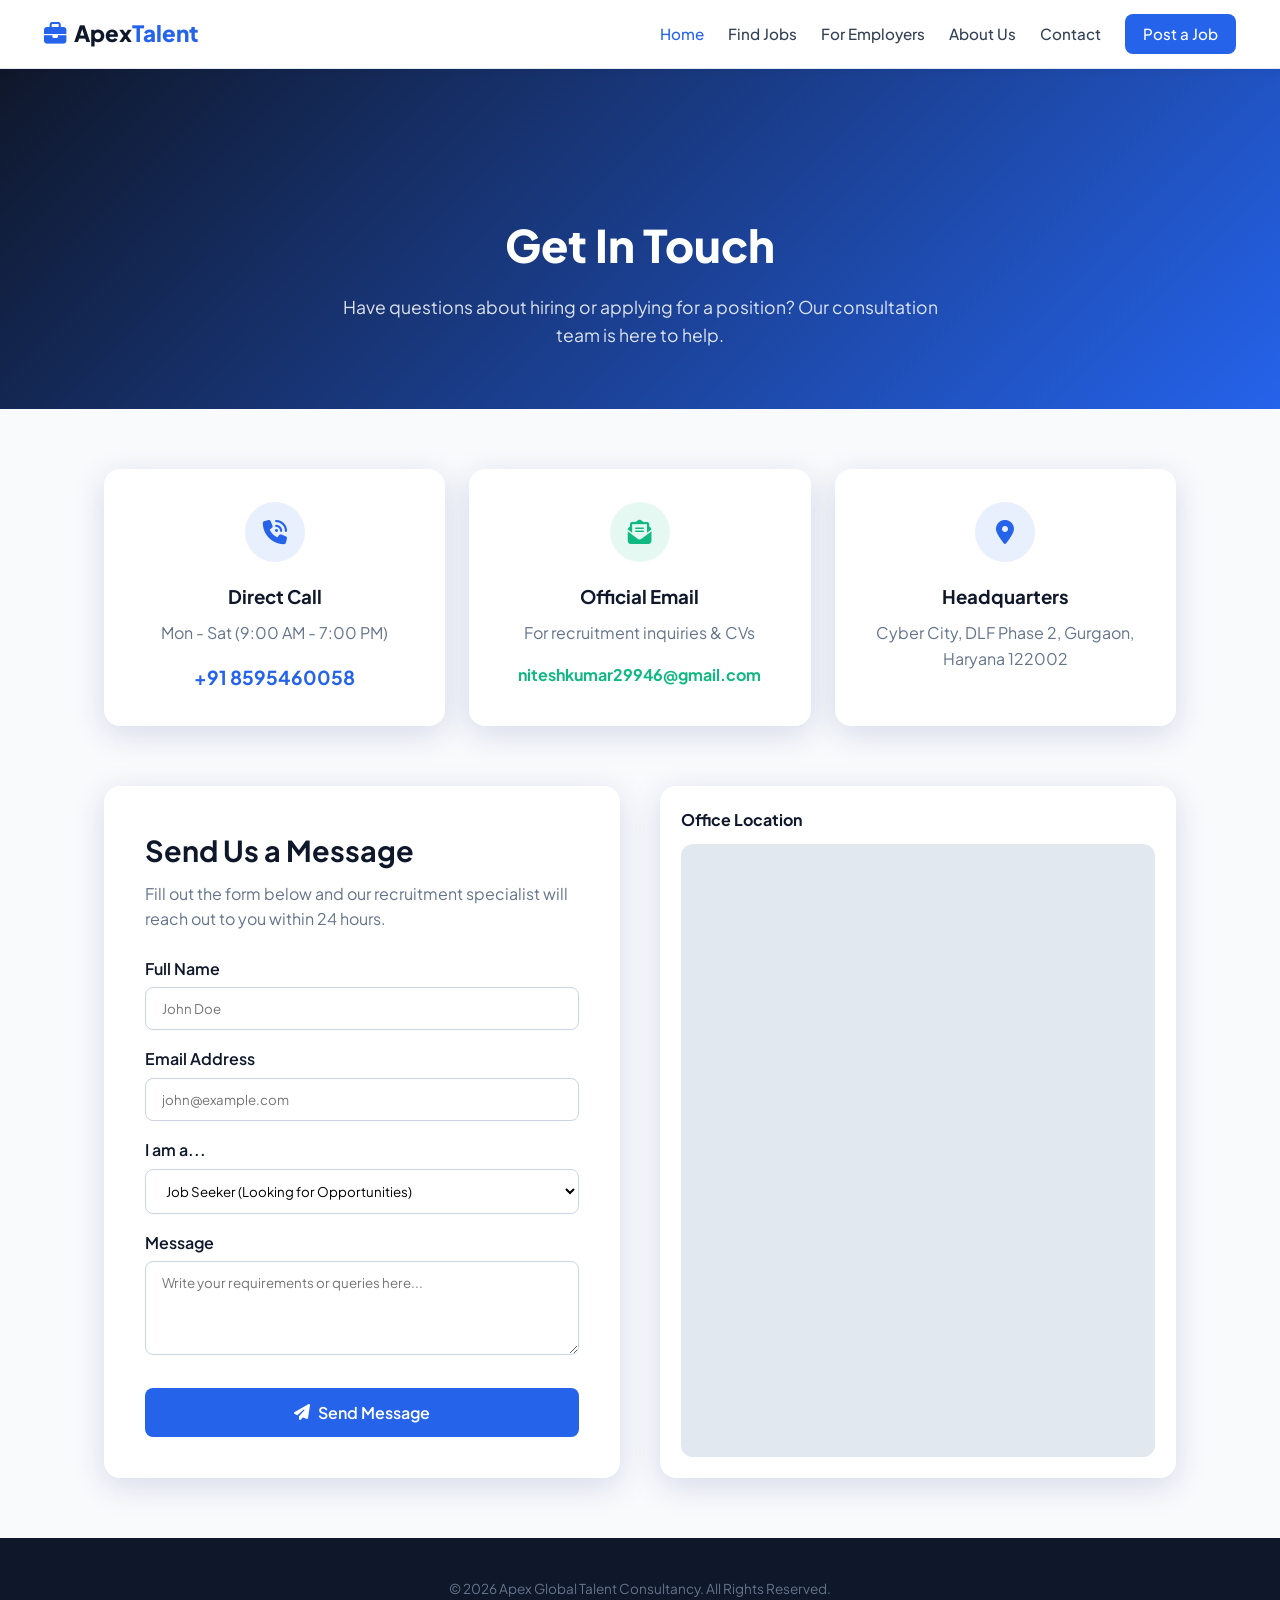
<file: contact.html>
<!DOCTYPE html>
<html lang="en">
<head>
  <meta charset="UTF-8">
  <meta name="viewport" content="width=device-width, initial-scale=1.0">
  <title>Contact Us | Apex Global Talent</title>
    <link rel="icon" type="image/png" href="logo.png">
  <link rel="stylesheet" href="https://cdnjs.cloudflare.com/ajax/libs/font-awesome/6.4.0/css/all.min.css">
  <link rel="stylesheet" href="style.css">
</head>
<body style="background-color: #f8fafc;">

  <!-- Navbar -->
  <header class="site-header">
  <div class="nav-container">
    
    <!-- Logo -->
    <a href="index.html" class="brand-logo">
      <i class="fa-solid fa-briefcase"></i>
      <span>Apex<span class="highlight">Talent</span></span>
    </a>

    <!-- Mobile Hamburger Icon -->
    <button class="mobile-toggle" id="mobileToggleBtn" aria-label="Toggle menu">
      <i class="fa-solid fa-bars"></i>
    </button>

    <!-- Links -->
    <div class="nav-links" id="navLinksMenu">
      <a href="index.html" class="nav-link active">Home</a>
      <a href="jobs.html" class="nav-link">Find Jobs</a>
      <a href="employers.html" class="nav-link">For Employers</a>
      <a href="about.html" class="nav-link">About Us</a>
      <a href="contact.html" class="nav-link">Contact</a>
      <a href="contact.html" class="nav-btn">Post a Job</a>
    </div>

  </div>
</header>

  <!-- Page Header -->
  <header style="background: linear-gradient(135deg, var(--primary-navy) 0%, var(--accent-blue) 100%); padding: 140px 5% 60px; color: #fff; text-align: center;">
    <h1 style="font-size: 2.8rem; font-weight: 800; margin-bottom: 12px;">Get In Touch</h1>
    <p style="color: rgba(255,255,255,0.85); font-size: 1.1rem; max-width: 600px; margin: 0 auto;">Have questions about hiring or applying for a position? Our consultation team is here to help.</p>
  </header>

  <!-- Contact Cards & Form Container -->
  <main style="max-width: 1200px; margin: 60px auto; padding: 0 5%;">
    
    <!-- Top Direct Info Cards -->
    <div style="display: grid; grid-template-columns: repeat(auto-fit, minmax(280px, 1fr)); gap: 24px; margin-bottom: 60px;">
      
      <!-- Phone Card -->
      <div class="glass-card" style="padding: 32px; text-align: center; background: #fff;">
        <div style="width: 60px; height: 60px; background: rgba(37,99,235,0.1); color: var(--accent-blue); display: flex; align-items: center; justify-content: center; border-radius: 50%; font-size: 1.5rem; margin: 0 auto 20px;">
          <i class="fa-solid fa-phone-volume"></i>
        </div>
        <h3 style="color: var(--primary-navy); margin-bottom: 8px;">Direct Call</h3>
        <p style="color: var(--text-muted); margin-bottom: 16px;">Mon - Sat (9:00 AM - 7:00 PM)</p>
        <a href="tel:8595460058" style="font-size: 1.2rem; font-weight: 700; color: var(--accent-blue); text-decoration: none;">+91 8595460058</a>
      </div>

      <!-- Email Card -->
      <div class="glass-card" style="padding: 32px; text-align: center; background: #fff;">
        <div style="width: 60px; height: 60px; background: rgba(16,185,129,0.1); color: var(--accent-emerald); display: flex; align-items: center; justify-content: center; border-radius: 50%; font-size: 1.5rem; margin: 0 auto 20px;">
          <i class="fa-solid fa-envelope-open-text"></i>
        </div>
        <h3 style="color: var(--primary-navy); margin-bottom: 8px;">Official Email</h3>
        <p style="color: var(--text-muted); margin-bottom: 16px;">For recruitment inquiries & CVs</p>
        <a href="mailto:niteshkumar29946@gmail.com" style="font-size: 1rem; font-weight: 700; color: var(--accent-emerald); text-decoration: none;">niteshkumar29946@gmail.com</a>
      </div>

      <!-- Location Card -->
      <div class="glass-card" style="padding: 32px; text-align: center; background: #fff;">
        <div style="width: 60px; height: 60px; background: rgba(37,99,235,0.1); color: var(--accent-blue); display: flex; align-items: center; justify-content: center; border-radius: 50%; font-size: 1.5rem; margin: 0 auto 20px;">
          <i class="fa-solid fa-location-dot"></i>
        </div>
        <h3 style="color: var(--primary-navy); margin-bottom: 8px;">Headquarters</h3>
        <p style="color: var(--text-muted);">Cyber City, DLF Phase 2, Gurgaon, Haryana 122002</p>
      </div>

    </div>

    <!-- Contact Form & Map Section -->
    <div style="display: grid; grid-template-columns: repeat(auto-fit, minmax(320px, 1fr)); gap: 40px; align-items: start;">
      
      <!-- Interactive Form -->
      <div class="glass-card" style="padding: 40px; background: #fff;">
        <h3 style="font-size: 1.8rem; color: var(--primary-navy); margin-bottom: 8px;">Send Us a Message</h3>
        <p style="color: var(--text-muted); margin-bottom: 24px;">Fill out the form below and our recruitment specialist will reach out to you within 24 hours.</p>
        
        <form style="display: flex; flex-direction: column; gap: 16px;">
          <div>
            <label style="display: block; font-weight: 600; margin-bottom: 6px; color: var(--primary-navy);">Full Name</label>
            <input type="text" placeholder="John Doe" required style="width: 100%; padding: 12px 16px; border: 1px solid #cbd5e1; border-radius: 8px; outline: none; box-sizing: border-box;">
          </div>
          
          <div>
            <label style="display: block; font-weight: 600; margin-bottom: 6px; color: var(--primary-navy);">Email Address</label>
            <input type="email" placeholder="john@example.com" required style="width: 100%; padding: 12px 16px; border: 1px solid #cbd5e1; border-radius: 8px; outline: none; box-sizing: border-box;">
          </div>
          
          <div>
            <label style="display: block; font-weight: 600; margin-bottom: 6px; color: var(--primary-navy);">I am a...</label>
            <select style="width: 100%; padding: 12px 16px; border: 1px solid #cbd5e1; border-radius: 8px; outline: none; background: #fff; box-sizing: border-box;">
              <option value="jobseeker">Job Seeker (Looking for Opportunities)</option>
              <option value="employer">Employer / Corporate Client (Hiring Talent)</option>
              <option value="other">General Inquiry</option>
            </select>
          </div>
          
          <div>
            <label style="display: block; font-weight: 600; margin-bottom: 6px; color: var(--primary-navy);">Message</label>
            <textarea placeholder="Write your requirements or queries here..." rows="4" style="width: 100%; padding: 12px 16px; border: 1px solid #cbd5e1; border-radius: 8px; outline: none; box-sizing: border-box;"></textarea>
          </div>

          <button type="submit" class="btn btn-blue" style="width: 100%; padding: 14px; font-size: 1rem; margin-top: 10px;"><i class="fa-solid fa-paper-plane"></i> Send Message</button>
        </form>
      </div>

      <!-- Map UI Placeholder Container -->
      <div class="glass-card" style="padding: 20px; background: #fff; height: 100%; min-height: 450px; display: flex; flex-direction: column;">
        <h4 style="color: var(--primary-navy); margin-bottom: 12px;">Office Location</h4>
        <div style="flex: 1; border-radius: 12px; overflow: hidden; background: #e2e8f0; position: relative;">
          <iframe 
            src="https://www.google.com/maps/embed?pb=!1m18!1m12!1m3!1d3507.0373739774646!2d77.0878326!3d28.4874406!2m3!1f0!2f0!3f0!2m3!1i1024!2i768!4f13.1!3m3!1m2!1s0x390d193855555555%3A0x6b4020a568c8bb0!2sCyber%20Hub!5e0!3m2!1sen!2sin!4v1680000000000!5m2!1sen!2sin" 
            width="100%" 
            height="100%" 
            style="border:0; min-height: 400px;" 
            allowfullscreen="" 
            loading="lazy">
          </iframe>
        </div>
      </div>

    </div>
  </main>

  <footer style="background: var(--primary-navy); color: #fff; padding: 40px 5% 20px; text-align: center; font-size: 0.85rem; color: #64748b;">
    &copy; 2026 Apex Global Talent Consultancy. All Rights Reserved.
  </footer>
  <script src="main.js"></script>
</body>
</html>
</file>
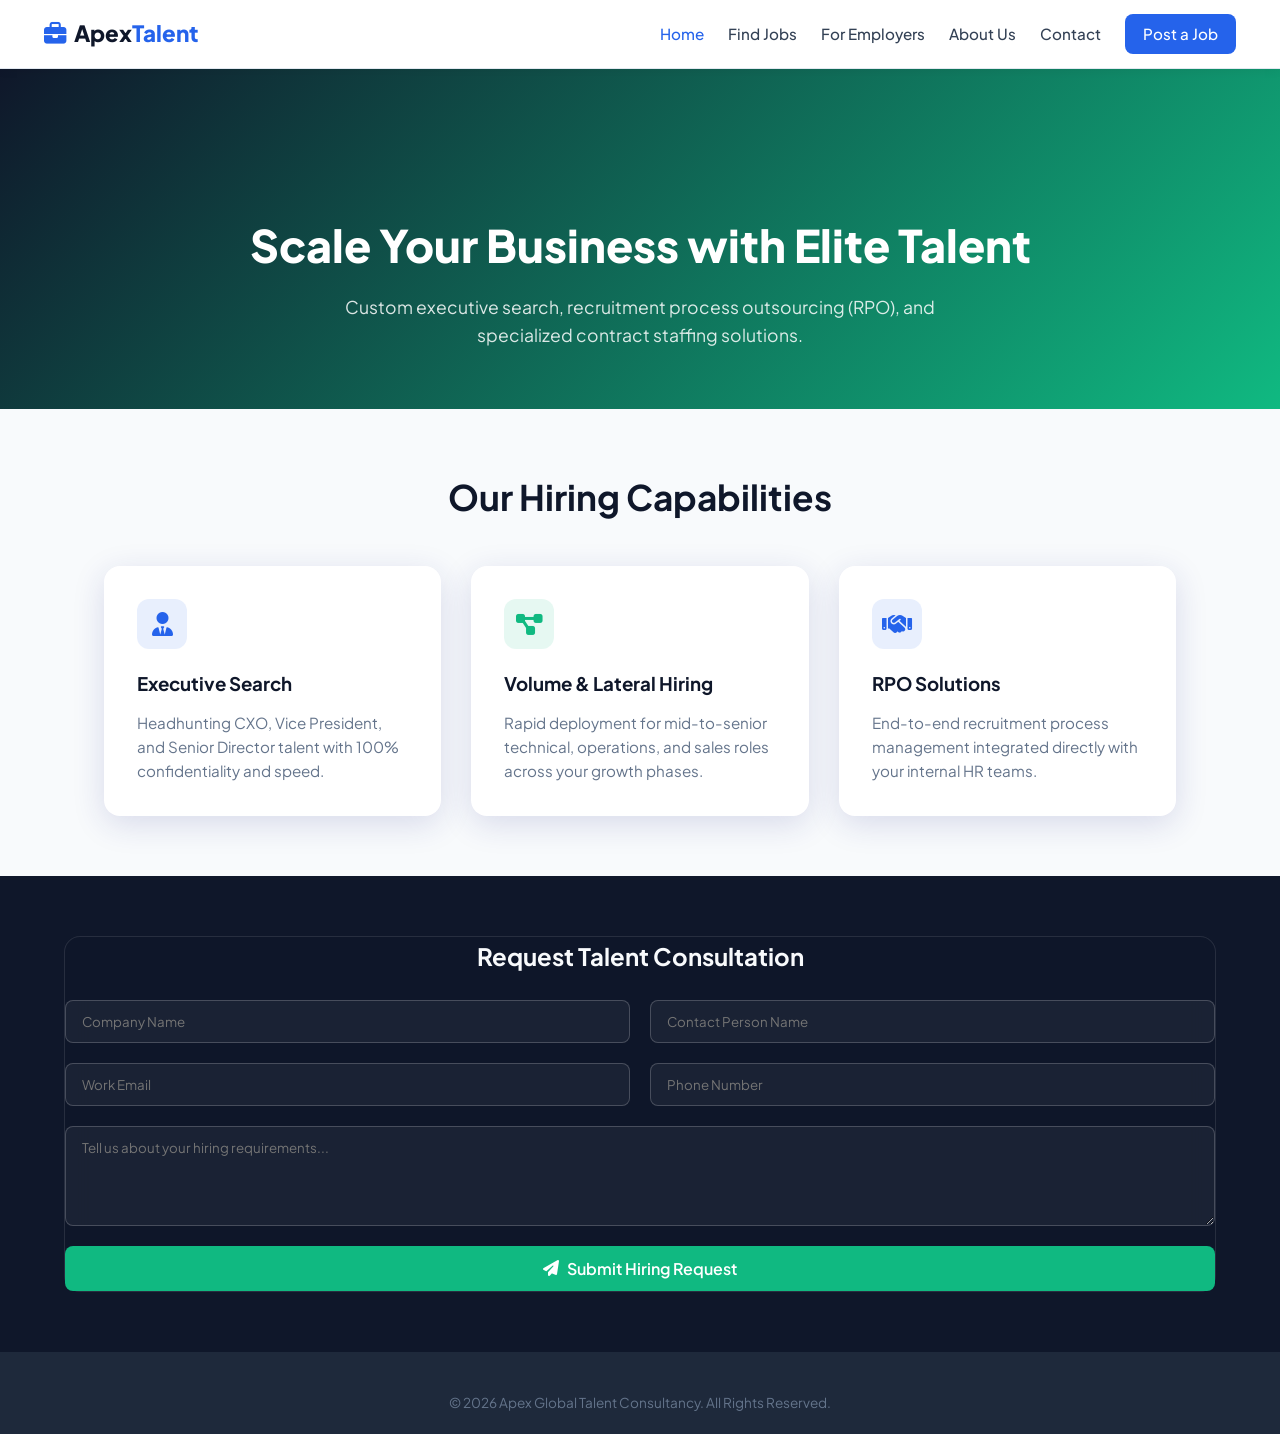
<file: employers.html>
<!DOCTYPE html>
<html lang="en">
<head>
  <meta charset="UTF-8">
  <meta name="viewport" content="width=device-width, initial-scale=1.0">
  <title>Corporate Talent Solutions | Apex Global Talent</title>
    <link rel="icon" type="image/png" href="logo.png">
  <link rel="stylesheet" href="https://cdnjs.cloudflare.com/ajax/libs/font-awesome/6.4.0/css/all.min.css">
  <link rel="stylesheet" href="style.css">
</head>
<body style="background-color: #f8fafc;">

  <!-- Navbar -->
  <header class="site-header">
  <div class="nav-container">
    
    <!-- Logo -->
    <a href="index.html" class="brand-logo">
      <i class="fa-solid fa-briefcase"></i>
      <span>Apex<span class="highlight">Talent</span></span>
    </a>

    <!-- Mobile Hamburger Icon -->
    <button class="mobile-toggle" id="mobileToggleBtn" aria-label="Toggle menu">
      <i class="fa-solid fa-bars"></i>
    </button>

    <!-- Links -->
    <div class="nav-links" id="navLinksMenu">
      <a href="index.html" class="nav-link active">Home</a>
      <a href="jobs.html" class="nav-link">Find Jobs</a>
      <a href="employers.html" class="nav-link">For Employers</a>
      <a href="about.html" class="nav-link">About Us</a>
      <a href="contact.html" class="nav-link">Contact</a>
      <a href="contact.html" class="nav-btn">Post a Job</a>
    </div>

  </div>
</header>

  <!-- Page Header -->
  <header style="background: linear-gradient(135deg, var(--primary-navy) 0%, var(--accent-emerald) 100%); padding: 140px 5% 60px; color: #fff; text-align: center;">
    <h1 style="font-size: 2.8rem; font-weight: 800; margin-bottom: 12px;">Scale Your Business with Elite Talent</h1>
    <p style="color: rgba(255,255,255,0.85); font-size: 1.1rem; max-width: 650px; margin: 0 auto;">Custom executive search, recruitment process outsourcing (RPO), and specialized contract staffing solutions.</p>
  </header>

  <!-- Services Grid -->
  <section style="max-width: 1200px; margin: 60px auto; padding: 0 5%;">
    <div style="text-align: center; margin-bottom: 40px;">
      <h2 style="font-size: 2.2rem; color: var(--primary-navy);">Our Hiring Capabilities</h2>
    </div>

    <div style="display: grid; grid-template-columns: repeat(auto-fit, minmax(300px, 1fr)); gap: 30px;">
      
      <div class="glass-card" style="padding: 32px; background: #fff;">
        <div style="width: 50px; height: 50px; background: rgba(37,99,235,0.1); color: var(--accent-blue); display: flex; align-items: center; justify-content: center; border-radius: 12px; font-size: 1.5rem; margin-bottom: 20px;">
          <i class="fa-solid fa-user-tie"></i>
        </div>
        <h3 style="margin-bottom: 12px; color: var(--primary-navy);">Executive Search</h3>
        <p style="color: var(--text-muted); font-size: 0.95rem;">Headhunting CXO, Vice President, and Senior Director talent with 100% confidentiality and speed.</p>
      </div>

      <div class="glass-card" style="padding: 32px; background: #fff;">
        <div style="width: 50px; height: 50px; background: rgba(16,185,129,0.1); color: var(--accent-emerald); display: flex; align-items: center; justify-content: center; border-radius: 12px; font-size: 1.5rem; margin-bottom: 20px;">
          <i class="fa-solid fa-diagram-project"></i>
        </div>
        <h3 style="margin-bottom: 12px; color: var(--primary-navy);">Volume & Lateral Hiring</h3>
        <p style="color: var(--text-muted); font-size: 0.95rem;">Rapid deployment for mid-to-senior technical, operations, and sales roles across your growth phases.</p>
      </div>

      <div class="glass-card" style="padding: 32px; background: #fff;">
        <div style="width: 50px; height: 50px; background: rgba(37,99,235,0.1); color: var(--accent-blue); display: flex; align-items: center; justify-content: center; border-radius: 12px; font-size: 1.5rem; margin-bottom: 20px;">
          <i class="fa-solid fa-handshake"></i>
        </div>
        <h3 style="margin-bottom: 12px; color: var(--primary-navy);">RPO Solutions</h3>
        <p style="color: var(--text-muted); font-size: 0.95rem;">End-to-end recruitment process management integrated directly with your internal HR teams.</p>
      </div>

    </div>
  </section>

  <!-- Employer CTA Form -->
  <section style="background: var(--primary-navy); padding: 60px 5%; color: #fff;">
    <div style="max-width: 800px; margin: 0 auto;" class="glass-card-dark" style="padding: 40px;">
      <h2 style="text-align: center; margin-bottom: 24px;">Request Talent Consultation</h2>
      <form style="display: grid; grid-template-columns: 1fr 1fr; gap: 20px;">
        <input type="text" placeholder="Company Name" style="padding: 12px 16px; border-radius: 8px; border: 1px solid rgba(255,255,255,0.2); background: rgba(255,255,255,0.05); color: #fff; outline: none;">
        <input type="text" placeholder="Contact Person Name" style="padding: 12px 16px; border-radius: 8px; border: 1px solid rgba(255,255,255,0.2); background: rgba(255,255,255,0.05); color: #fff; outline: none;">
        <input type="email" placeholder="Work Email" style="padding: 12px 16px; border-radius: 8px; border: 1px solid rgba(255,255,255,0.2); background: rgba(255,255,255,0.05); color: #fff; outline: none;">
        <input type="tel" placeholder="Phone Number" style="padding: 12px 16px; border-radius: 8px; border: 1px solid rgba(255,255,255,0.2); background: rgba(255,255,255,0.05); color: #fff; outline: none;">
        <textarea placeholder="Tell us about your hiring requirements..." style="grid-column: span 2; padding: 12px 16px; border-radius: 8px; border: 1px solid rgba(255,255,255,0.2); background: rgba(255,255,255,0.05); color: #fff; outline: none; height: 100px;"></textarea>
        <button type="submit" class="btn btn-emerald" style="grid-column: span 2; font-size: 1rem;"><i class="fa-solid fa-paper-plane"></i> Submit Hiring Request</button>
      </form>
    </div>
  </section>

  <footer style="background: var(--secondary-navy); color: #fff; padding: 40px 5% 20px; text-align: center; font-size: 0.85rem; color: #64748b;">
    &copy; 2026 Apex Global Talent Consultancy. All Rights Reserved.
  </footer>
  <script src="main.js"></script>
</body>
</html>
</file>
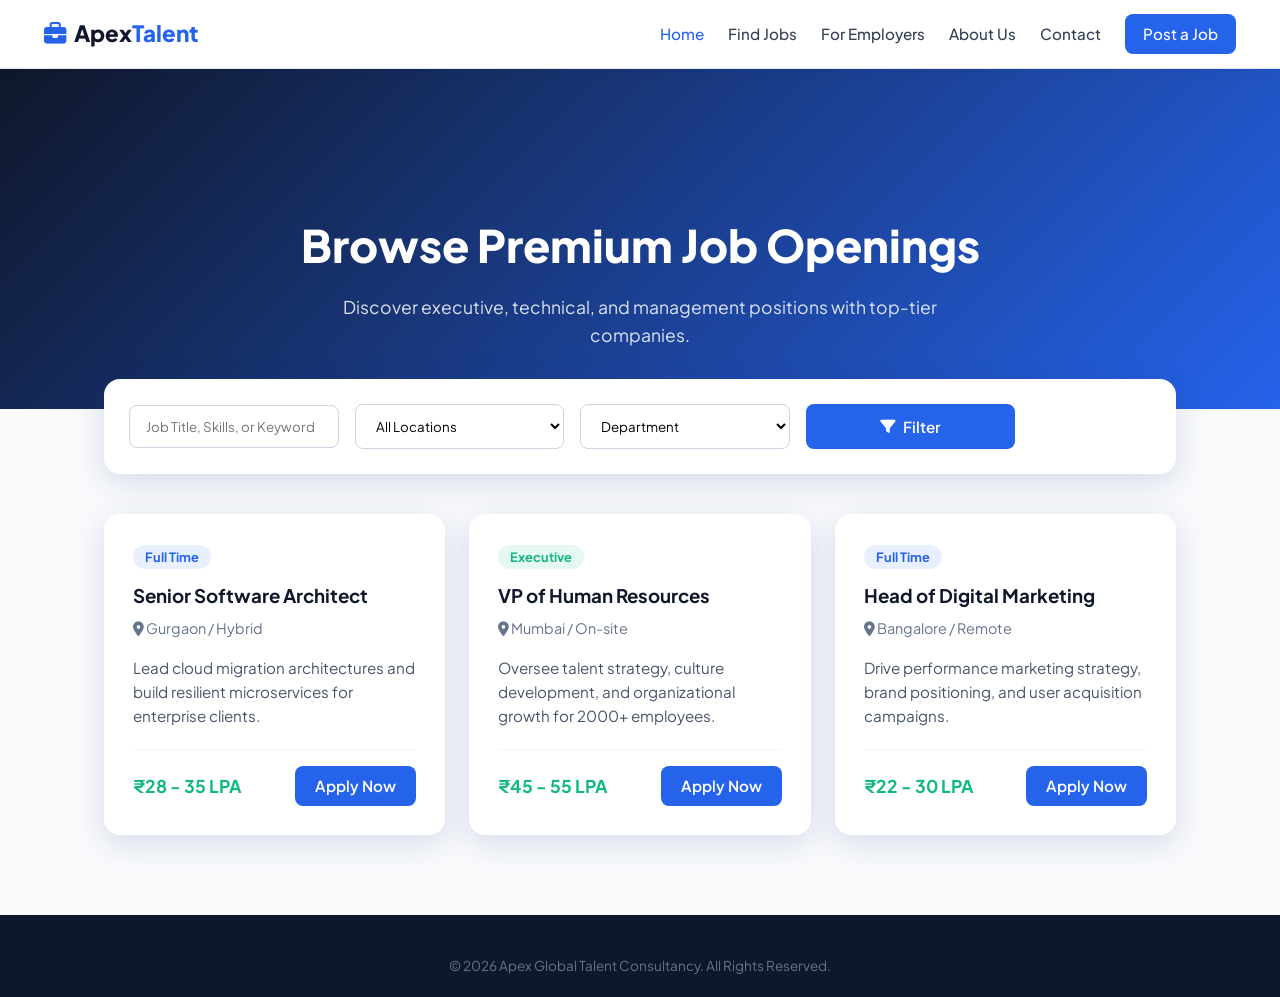
<file: jobs.html>
<!DOCTYPE html>
<html lang="en">
<head>
  <meta charset="UTF-8">
  <meta name="viewport" content="width=device-width, initial-scale=1.0">
  <title>Explore Dream Careers | Apex Global Talent</title>
    <link rel="icon" type="image/png" href="logo.png">
  <link rel="stylesheet" href="https://cdnjs.cloudflare.com/ajax/libs/font-awesome/6.4.0/css/all.min.css">
  <link rel="stylesheet" href="style.css">
</head>
<body style="background-color: #f8fafc;">

  <!-- Navbar -->
  <header class="site-header">
  <div class="nav-container">
    
    <!-- Logo -->
    <a href="index.html" class="brand-logo">
      <i class="fa-solid fa-briefcase"></i>
      <span>Apex<span class="highlight">Talent</span></span>
    </a>

    <!-- Mobile Hamburger Icon -->
    <button class="mobile-toggle" id="mobileToggleBtn" aria-label="Toggle menu">
      <i class="fa-solid fa-bars"></i>
    </button>

    <!-- Links -->
    <div class="nav-links" id="navLinksMenu">
      <a href="index.html" class="nav-link active">Home</a>
      <a href="jobs.html" class="nav-link">Find Jobs</a>
      <a href="employers.html" class="nav-link">For Employers</a>
      <a href="about.html" class="nav-link">About Us</a>
      <a href="contact.html" class="nav-link">Contact</a>
      <a href="contact.html" class="nav-btn">Post a Job</a>
    </div>

  </div>
</header>

  <!-- Page Header -->
  <header style="background: linear-gradient(135deg, var(--primary-navy) 0%, var(--accent-blue) 100%); padding: 140px 5% 60px; color: #fff; text-align: center;">
    <h1 style="font-size: 2.8rem; font-weight: 800; margin-bottom: 12px;">Browse Premium Job Openings</h1>
    <p style="color: rgba(255,255,255,0.85); font-size: 1.1rem; max-width: 600px; margin: 0 auto;">Discover executive, technical, and management positions with top-tier companies.</p>
  </header>

  <!-- Main Content & Filters -->
  <main style="max-width: 1200px; margin: -30px auto 80px; padding: 0 5%; position: relative; z-index: 10;">
    
    <!-- Filter Bar -->
    <div class="glass-card" style="padding: 24px; margin-bottom: 40px; background: #fff;">
      <form style="display: grid; grid-template-columns: repeat(auto-fit, minmax(200px, 1fr)) 120px; gap: 16px; align-items: center;">
        <input type="text" placeholder="Job Title, Skills, or Keyword" style="padding: 12px 16px; border: 1px solid #cbd5e1; border-radius: 8px; outline: none;">
        <select style="padding: 12px 16px; border: 1px solid #cbd5e1; border-radius: 8px; outline: none; background: #fff;">
          <option value="">All Locations</option>
          <option value="gurgaon">Gurgaon / NCR</option>
          <option value="mumbai">Mumbai</option>
          <option value="bangalore">Bangalore</option>
          <option value="remote">Remote</option>
        </select>
        <select style="padding: 12px 16px; border: 1px solid #cbd5e1; border-radius: 8px; outline: none; background: #fff;">
          <option value="">Department</option>
          <option value="tech">IT & Technology</option>
          <option value="hr">Human Resources</option>
          <option value="sales">Sales & Marketing</option>
          <option value="finance">Finance & Accounts</option>
        </select>
        <button type="button" class="btn btn-blue" style="height: 100%;"><i class="fa-solid fa-filter"></i> Filter</button>
      </form>
    </div>

    <!-- Job Grid -->
    <div style="display: grid; grid-template-columns: repeat(auto-fit, minmax(340px, 1fr)); gap: 24px;">
      
      <div class="glass-card" style="padding: 28px; background: #fff;">
        <span style="background: rgba(37,99,235,0.1); color: var(--accent-blue); padding: 4px 12px; border-radius: 20px; font-size: 0.8rem; font-weight: 700;">Full Time</span>
        <h3 style="margin: 12px 0 6px; color: var(--primary-navy);">Senior Software Architect</h3>
        <p style="color: var(--text-muted); font-size: 0.9rem; margin-bottom: 16px;"><i class="fa-solid fa-location-dot"></i> Gurgaon / Hybrid</p>
        <p style="font-size: 0.95rem; color: #475569; margin-bottom: 20px;">Lead cloud migration architectures and build resilient microservices for enterprise clients.</p>
        <div style="display: flex; justify-content: space-between; align-items: center; border-top: 1px solid #f1f5f9; padding-top: 16px;">
          <span style="font-weight: 700; color: var(--accent-emerald); font-size: 1.1rem;">₹28 - 35 LPA</span>
          <a href="contact.html" class="btn btn-blue" style="padding: 8px 20px;">Apply Now</a>
        </div>
      </div>

      <div class="glass-card" style="padding: 28px; background: #fff;">
        <span style="background: rgba(16,185,129,0.1); color: var(--accent-emerald); padding: 4px 12px; border-radius: 20px; font-size: 0.8rem; font-weight: 700;">Executive</span>
        <h3 style="margin: 12px 0 6px; color: var(--primary-navy);">VP of Human Resources</h3>
        <p style="color: var(--text-muted); font-size: 0.9rem; margin-bottom: 16px;"><i class="fa-solid fa-location-dot"></i> Mumbai / On-site</p>
        <p style="font-size: 0.95rem; color: #475569; margin-bottom: 20px;">Oversee talent strategy, culture development, and organizational growth for 2000+ employees.</p>
        <div style="display: flex; justify-content: space-between; align-items: center; border-top: 1px solid #f1f5f9; padding-top: 16px;">
          <span style="font-weight: 700; color: var(--accent-emerald); font-size: 1.1rem;">₹45 - 55 LPA</span>
          <a href="contact.html" class="btn btn-blue" style="padding: 8px 20px;">Apply Now</a>
        </div>
      </div>

      <div class="glass-card" style="padding: 28px; background: #fff;">
        <span style="background: rgba(37,99,235,0.1); color: var(--accent-blue); padding: 4px 12px; border-radius: 20px; font-size: 0.8rem; font-weight: 700;">Full Time</span>
        <h3 style="margin: 12px 0 6px; color: var(--primary-navy);">Head of Digital Marketing</h3>
        <p style="color: var(--text-muted); font-size: 0.9rem; margin-bottom: 16px;"><i class="fa-solid fa-location-dot"></i> Bangalore / Remote</p>
        <p style="font-size: 0.95rem; color: #475569; margin-bottom: 20px;">Drive performance marketing strategy, brand positioning, and user acquisition campaigns.</p>
        <div style="display: flex; justify-content: space-between; align-items: center; border-top: 1px solid #f1f5f9; padding-top: 16px;">
          <span style="font-weight: 700; color: var(--accent-emerald); font-size: 1.1rem;">₹22 - 30 LPA</span>
          <a href="contact.html" class="btn btn-blue" style="padding: 8px 20px;">Apply Now</a>
        </div>
      </div>

    </div>
  </main>

  <footer style="background: var(--primary-navy); color: #fff; padding: 40px 5% 20px; text-align: center; font-size: 0.85rem; color: #64748b;">
    &copy; 2026 Apex Global Talent Consultancy. All Rights Reserved.
  </footer>
  <script src="main.js"></script>
</body>
</html>
</file>
<file: style.css>
/* ==========================================================================
   GLOBAL DESIGN SYSTEM & THEME VARIABLES
   ========================================================================== */
@import url('https://fonts.googleapis.com/css2?family=Plus+Jakarta+Sans:wght@300;400;500;600;700;800&display=swap');

:root {
  /* Color Palette */
  --primary-navy: #0f172a;
  --secondary-navy: #1e293b;
  --accent-blue: #2563eb;
  --accent-blue-hover: #1d4ed8;
  --accent-emerald: #10b981;
  --accent-emerald-hover: #059669;
  --text-main: #0f172a;
  --text-muted: #64748b;
  --text-light: #f8fafc;
  --bg-light: #f8fafc;
  --card-bg: rgba(255, 255, 255, 0.85);
  --glass-bg: rgba(255, 255, 255, 0.65);
  --glass-border: rgba(255, 255, 255, 0.4);
  
  /* Typography */
  --font-main: 'Plus Jakarta Sans', sans-serif;
  
  /* Shadows & Transitions */
  --shadow-sm: 0 2px 8px rgba(15, 23, 42, 0.05);
  --shadow-md: 0 8px 24px rgba(15, 23, 42, 0.08);
  --shadow-lg: 0 16px 32px rgba(15, 23, 42, 0.12);
  --shadow-glass: 0 8px 32px 0 rgba(31, 38, 135, 0.15);
  --transition: all 0.3s cubic-bezier(0.4, 0, 0.2, 1);
}

* {
  margin: 0;
  padding: 0;
  box-sizing: border-box;
  font-family: var(--font-main);
}

body {
  background-color: var(--bg-light);
  color: var(--text-main);
  overflow-x: hidden;
  line-height: 1.6;
}

/* Glassmorphism Card Effect */
.glass-card {
  background: var(--glass-bg);
  backdrop-filter: blur(12px);
  -webkit-backdrop-filter: blur(12px);
  border: 1px solid var(--glass-border);
  border-radius: 16px;
  box-shadow: var(--shadow-glass);
}

.glass-card-dark {
  background: rgba(15, 23, 42, 0.75);
  backdrop-filter: blur(12px);
  -webkit-backdrop-filter: blur(12px);
  border: 1px solid rgba(255, 255, 255, 0.1);
  border-radius: 16px;
  color: var(--text-light);
}

/* Buttons */
.btn {
  display: inline-flex;
  align-items: center;
  justify-content: center;
  gap: 8px;
  padding: 12px 28px;
  font-weight: 600;
  border-radius: 8px;
  text-decoration: none;
  cursor: pointer;
  transition: var(--transition);
  border: none;
  font-size: 0.95rem;
}

.btn-blue {
  background-color: var(--accent-blue);
  color: #fff;
}

.btn-blue:hover {
  background-color: var(--accent-blue-hover);
  transform: translateY(-2px);
  box-shadow: 0 6px 20px rgba(37, 99, 235, 0.35);
}

.btn-emerald {
  background-color: var(--accent-emerald);
  color: #fff;
}

.btn-emerald:hover {
  background-color: var(--accent-emerald-hover);
  transform: translateY(-2px);
  box-shadow: 0 6px 20px rgba(16, 185, 129, 0.35);
}

.btn-outline-light {
  background: transparent;
  border: 2px solid #fff;
  color: #fff;
}

.btn-outline-light:hover {
  background: #fff;
  color: var(--primary-navy);
}

/* Sticky Header & Navbar */
.navbar {
  position: fixed;
  top: 0;
  left: 0;
  width: 100%;
  z-index: 1000;
  padding: 16px 5%;
  display: flex;
  justify-content: space-between;
  align-items: center;
  transition: var(--transition);
}

.navbar.scrolled {
  background: rgba(255, 255, 255, 0.9);
  backdrop-filter: blur(15px);
  box-shadow: var(--shadow-sm);
  padding: 12px 5%;
}

.navbar .logo {
  font-size: 1.5rem;
  font-weight: 800;
  color: #fff;
  text-decoration: none;
  letter-spacing: -0.5px;
}

.navbar.scrolled .logo {
  color: var(--primary-navy);
}

.navbar .logo span {
  color: var(--accent-blue);
}

.nav-links {
  display: flex;
  gap: 32px;
  list-style: none;
  align-items: center;
}

.nav-links a {
  text-decoration: none;
  color: rgba(255, 255, 255, 0.85);
  font-weight: 500;
  transition: var(--transition);
  font-size: 0.95rem;
}

.navbar.scrolled .nav-links a {
  color: var(--secondary-navy);
}

.nav-links a:hover,
.nav-links a.active {
  color: var(--accent-blue) !important;
}

/* ==========================================================================
   DUAL SPLIT-SCREEN HERO SECTION
   ========================================================================== */
.hero-split {
  display: flex;
  width: 100vw;
  height: 100vh;
  position: relative;
  overflow: hidden;
}

.split-pane {
  flex: 1;
  position: relative;
  display: flex;
  align-items: center;
  justify-content: center;
  padding: 100px 50px 40px;
  transition: flex 0.6s cubic-bezier(0.25, 1, 0.5, 1);
  background-size: cover;
  background-position: center;
}

.split-pane::before {
  content: '';
  position: absolute;
  top: 0; left: 0; right: 0; bottom: 0;
  transition: var(--transition);
}

/* Candidate Side Pane */
.pane-candidate {
  background-image: url('https://images.unsplash.com/photo-1573496359142-b8d87734a5a2?auto=format&fit=crop&w=1600&q=80');
}
.pane-candidate::before {
  background: linear-gradient(135deg, rgba(15, 23, 42, 0.85) 0%, rgba(37, 99, 235, 0.75) 100%);
}

/* Employer Side Pane */
.pane-employer {
  background-image: url('https://images.unsplash.com/photo-1600880292203-757bb62b4baf?auto=format&fit=crop&w=1600&q=80');
}
.pane-employer::before {
  background: linear-gradient(135deg, rgba(15, 23, 42, 0.92) 0%, rgba(16, 185, 129, 0.75) 100%);
}

/* Hover Expand Effect */
.hero-split:hover .split-pane { flex: 0.8; }
.hero-split .split-pane:hover { flex: 1.2; }

.pane-content {
  position: relative;
  z-index: 2;
  color: #fff;
  max-width: 520px;
}

.pane-badge {
  display: inline-block;
  padding: 6px 14px;
  border-radius: 20px;
  font-size: 0.8rem;
  font-weight: 700;
  text-transform: uppercase;
  letter-spacing: 1px;
  margin-bottom: 16px;
}

.candidate-badge { background: rgba(37, 99, 235, 0.3); border: 1px solid var(--accent-blue); }
.employer-badge { background: rgba(16, 185, 129, 0.3); border: 1px solid var(--accent-emerald); }

.pane-content h1 {
  font-size: 2.8rem;
  font-weight: 800;
  line-height: 1.15;
  margin-bottom: 16px;
}

.pane-content p {
  font-size: 1.05rem;
  color: rgba(255, 255, 255, 0.85);
  margin-bottom: 24px;
}

/* ==========================================================================
   STATS BAR & SECTIONS
   ========================================================================== */
.stats-bar {
  display: grid;
  grid-template-columns: repeat(auto-fit, minmax(200px, 1fr));
  gap: 20px;
  margin: -60px auto 60px;
  position: relative;
  z-index: 10;
  max-width: 1100px;
  padding: 30px;
  text-align: center;
}

.stat-item h2 {
  font-size: 2.5rem;
  font-weight: 800;
  color: var(--accent-blue);
}

.stat-item p {
  color: var(--text-muted);
  font-weight: 600;
  font-size: 0.9rem;
}

/* Responsive Styles */
@media (max-width: 992px) {
  .hero-split {
    flex-direction: column;
    height: auto;
    min-height: 100vh;
  }
  .split-pane {
    padding: 120px 24px 60px;
  }
  .hero-split:hover .split-pane,
  .hero-split .split-pane:hover { flex: 1; }
}

/* ==========================================================================
   NEW ADD-ON CSS: MARQUEE GALLERY, TESTIMONIALS & FAQ ACCORDION
   ========================================================================== */

/* 1. Moving Gallery Marquee */
.marquee-container {
  display: flex;
  width: 100%;
  overflow: hidden;
  user-select: none;
}

.marquee-track {
  display: flex;
  gap: 30px;
  animation: scrollMarquee 25s linear infinite;
  white-space: nowrap;
}

.partner-badge {
  background: #f1f5f9;
  padding: 12px 28px;
  border-radius: 40px;
  font-weight: 700;
  color: var(--secondary-navy);
  font-size: 0.95rem;
  display: flex;
  align-items: center;
  gap: 10px;
  border: 1px solid #e2e8f0;
}

@keyframes scrollMarquee {
  0% { transform: translateX(0); }
  100% { transform: translateX(-50%); }
}

/* 2. Testimonial Card Hover Animations */
.testimonial-card {
  transition: transform 0.3s ease, box-shadow 0.3s ease;
}

.testimonial-card:hover {
  transform: translateY(-8px);
  box-shadow: 0 20px 40px rgba(15, 23, 42, 0.12);
}

/* 3. FAQ Active States */
.faq-item.active .faq-icon {
  transform: rotate(180deg);
  color: var(--accent-blue);
}


/* ==========================================================================
   INFINITE IMAGE GALLERY MARQUEE STYLES
   ========================================================================== */

.photo-marquee {
  display: flex;
  width: 100%;
  overflow: hidden;
  position: relative;
  user-select: none;
}

/* Gradient Mask on Edges for Smooth Fade Effect */
.photo-marquee::before,
.photo-marquee::after {
  content: "";
  position: absolute;
  top: 0;
  width: 100px;
  height: 100%;
  z-index: 2;
  pointer-events: none;
}

.photo-marquee::before {
  left: 0;
  background: linear-gradient(to right, #0f172a, transparent);
}

.photo-marquee::after {
  right: 0;
  background: linear-gradient(to left, #0f172a, transparent);
}

.photo-track {
  display: flex;
  gap: 20px;
  width: max-content;
  animation: scrollGallery 30s linear infinite;
}

/* Hover par pause karne ke liye */
.photo-marquee:hover .photo-track {
  animation-play-state: paused;
}

.photo-card {
  position: relative;
  width: 320px;
  height: 220px;
  border-radius: 16px;
  overflow: hidden;
  flex-shrink: 0;
  box-shadow: 0 10px 25px rgba(0, 0, 0, 0.3);
  transition: transform 0.3s ease;
}

.photo-card:hover {
  transform: scale(1.03);
}

.photo-card img {
  width: 100%;
  height: 100%;
  object-fit: cover;
  display: block;
}

/* Hover Overlay Text */
.photo-overlay {
  position: absolute;
  bottom: 0;
  left: 0;
  right: 0;
  background: linear-gradient(to top, rgba(15, 23, 42, 0.9), transparent);
  padding: 20px 16px 12px;
  color: #ffffff;
  font-weight: 600;
  font-size: 0.9rem;
}
.photo-overlay span {
  background: rgba(37, 99, 235, 0.8);
  padding: 4px 10px;
  border-radius: 6px;
  font-size: 0.8rem;
}

/* Infinite Seamless Scroll Animation */
@keyframes scrollGallery {
  0% {
    transform: translateX(0);
  }
  100% {
    transform: translateX(-50%);
  }
}

/* ==========================================================================
   SOLID BULLETPROOF NAVBAR CSS
   ========================================================================== */
.site-header {
  position: sticky;
  top: 0;
  left: 0;
  width: 100%;
  background: #ffffff !important;
  z-index: 9999;
  border-bottom: 1px solid #e2e8f0;
  box-shadow: 0 2px 10px rgba(0,0,0,0.05);
}

.nav-container {
  max-width: 1240px;
  margin: 0 auto;
  padding: 14px 24px;
  display: flex !important;
  align-items: center !important;
  justify-content: space-between !important;
  position: relative;
}

.brand-logo {
  font-size: 1.4rem;
  font-weight: 800;
  color: #0f172a !important;
  text-decoration: none !important;
  display: flex;
  align-items: center;
  gap: 8px;
}

.brand-logo i, .brand-logo .highlight {
  color: #2563eb !important;
}

/* Desktop Navigation Links */
.nav-links {
  display: flex !important;
  align-items: center !important;
  gap: 24px;
}

.nav-link {
  text-decoration: none !important;
  color: #334155 !important;
  font-weight: 600;
  font-size: 0.95rem;
  display: inline-block;
  transition: color 0.2s ease;
}

.nav-link:hover, .nav-link.active {
  color: #2563eb !important;
}

.nav-btn {
  background: #2563eb;
  color: #ffffff !important;
  padding: 8px 18px;
  border-radius: 8px;
  font-weight: 600;
  font-size: 0.9rem;
  text-decoration: none !important;
  transition: background 0.2s ease;
}
.nav-btn:hover {
  background: #1d4ed8;
}

.mobile-toggle {
  display: none !important;
  background: transparent;
  border: none;
  font-size: 1.5rem;
  color: #0f172a;
  cursor: pointer;
  padding: 4px;
}

/* 📱 MOBILE VIEW (768px & below) */
@media screen and (max-width: 768px) {
  .mobile-toggle {
    display: block !important;
  }

  .nav-links {
    display: none !important;
    position: absolute;
    top: 100%;
    left: 0;
    right: 0;
    width: 100%;
    background: #ffffff !important;
    flex-direction: column !important;
    align-items: flex-start !important;
    padding: 16px 24px !important;
    gap: 0 !important;
    box-shadow: 0 15px 25px rgba(0, 0, 0, 0.12);
    border-bottom: 1px solid #e2e8f0;
  }

  /* When Opened in Mobile */
  .nav-links.show-mobile {
    display: flex !important;
  }

  .nav-link {
    width: 100%;
    padding: 12px 0;
    border-bottom: 1px solid #f1f5f9;
    color: #0f172a !important;
    font-size: 1rem;
  }

  .nav-btn {
    width: 100%;
    text-align: center;
    margin-top: 14px;
    padding: 10px 0;
  }
}


/* ==========================================================================
   ABOUT PAGE HIGH-LEVEL STYLES
   ========================================================================== */

/* Hero Section with HD Image & Dark Gradient Overlay */
.about-hero {
  position: relative;
  background: url('https://images.unsplash.com/photo-1522071820081-009f0129c71c?auto=format&fit=crop&w=1920&q=80') center/cover no-repeat;
  padding: 120px 5% 100px;
  color: #ffffff;
  text-align: center;
}

.about-hero-overlay {
  position: absolute;
  top: 0;
  left: 0;
  right: 0;
  bottom: 0;
  background: linear-gradient(135deg, rgba(15, 23, 42, 0.92) 0%, rgba(30, 58, 138, 0.88) 100%);
  z-index: 1;
}

.about-hero-content {
  position: relative;
  z-index: 2;
  max-width: 900px;
  margin: 0 auto;
}

.hero-badge {
  background: rgba(37, 99, 235, 0.3);
  border: 1px solid rgba(96, 165, 250, 0.4);
  color: #93c5fd;
  padding: 6px 18px;
  border-radius: 30px;
  font-size: 0.85rem;
  font-weight: 700;
  display: inline-flex;
  align-items: center;
  gap: 8px;
  margin-bottom: 20px;
}

.about-hero h1 {
  font-size: 2.8rem;
  font-weight: 800;
  line-height: 1.25;
  margin-bottom: 18px;
}

.about-hero p {
  font-size: 1.1rem;
  color: #cbd5e1;
  max-width: 750px;
  margin: 0 auto 40px;
  line-height: 1.7;
}

/* Hero Stats Bar */
.about-hero-stats {
  display: grid;
  grid-template-columns: repeat(auto-fit, minmax(160px, 1fr));
  gap: 20px;
  background: rgba(255, 255, 255, 0.08);
  backdrop-filter: blur(12px);
  padding: 24px;
  border-radius: 16px;
  border: 1px solid rgba(255, 255, 255, 0.15);
}

.stat-box h3 {
  font-size: 2rem;
  color: #60a5fa;
  font-weight: 800;
}

.stat-box p {
  font-size: 0.85rem;
  color: #e2e8f0;
  margin: 0;
}

/* Sections Global */
.about-section {
  padding: 80px 5%;
}

.bg-light { background: #f8fafc; }
.bg-white { background: #ffffff; }

.section-title {
  margin-bottom: 50px;
}
.sub-heading {
  color: #2563eb;
  font-weight: 700;
  text-transform: uppercase;
  font-size: 0.85rem;
  letter-spacing: 1px;
}
.section-title h2 {
  font-size: 2.2rem;
  color: #0f172a;
  margin-top: 8px;
}

/* Layout Grids */
.container {
  max-width: 1200px;
  margin: 0 auto;
}

.grid-2-col {
  display: grid;
  grid-template-columns: repeat(auto-fit, minmax(320px, 1fr));
  gap: 30px;
}

.grid-3-col {
  display: grid;
  grid-template-columns: repeat(auto-fit, minmax(300px, 1fr));
  gap: 30px;
}

.grid-4-col {
  display: grid;
  grid-template-columns: repeat(auto-fit, minmax(240px, 1fr));
  gap: 24px;
}

/* Cards */
.info-card {
  background: #ffffff;
  padding: 40px;
  border-radius: 16px;
  box-shadow: 0 10px 30px rgba(0,0,0,0.04);
  border-top: 4px solid #2563eb;
}
.border-accent-emerald { border-top-color: #10b981; }

.card-icon {
  width: 54px;
  height: 54px;
  border-radius: 12px;
  display: flex;
  align-items: center;
  justify-content: center;
  font-size: 1.5rem;
  margin-bottom: 20px;
}
.card-icon.blue { background: rgba(37,99,235,0.1); color: #2563eb; }
.card-icon.emerald { background: rgba(16,185,129,0.1); color: #10b981; }

.info-card h3 { font-size: 1.4rem; color: #0f172a; margin-bottom: 12px; }
.info-card p { color: #64748b; line-height: 1.7; font-size: 0.98rem; }

/* Feature Cards */
.feature-card {
  background: #f8fafc;
  padding: 28px;
  border-radius: 14px;
  border: 1px solid #e2e8f0;
  transition: transform 0.3s ease;
}
.feature-card:hover { transform: translateY(-5px); }
.feature-icon { font-size: 1.8rem; color: #2563eb; margin-bottom: 16px; }
.feature-card h4 { color: #0f172a; font-size: 1.1rem; margin-bottom: 8px; }
.feature-card p { color: #64748b; font-size: 0.9rem; line-height: 1.6; }

/* Team Cards */
.team-card {
  background: #ffffff;
  border-radius: 16px;
  overflow: hidden;
  box-shadow: 0 10px 25px rgba(0,0,0,0.05);
  border: 1px solid #e2e8f0;
}
.team-img-wrapper { height: 260px; overflow: hidden; }
.team-img-wrapper img { width: 100%; height: 100%; object-fit: cover; }
.team-details { padding: 24px; }
.team-details h4 { font-size: 1.2rem; color: #0f172a; }
.team-details .role { color: #2563eb; font-weight: 600; font-size: 0.88rem; margin-bottom: 10px; }
.team-details .bio { color: #64748b; font-size: 0.9rem; line-height: 1.6; margin-bottom: 16px; }
.team-socials { display: flex; gap: 14px; }
.team-socials a { color: #94a3b8; font-size: 1.1rem; transition: color 0.2s; }
.team-socials a:hover { color: #2563eb; }

/* CTA Banner */
.cta-banner {
  background: linear-gradient(135deg, #0f172a 0%, #1e3a8a 100%);
  padding: 70px 5%;
  color: #ffffff;
}
.cta-banner h2 { font-size: 2.2rem; margin-bottom: 12px; }
.cta-banner p { color: #93c5fd; max-width: 650px; margin: 0 auto 30px; }
.cta-actions { display: flex; gap: 16px; justify-content: center; flex-wrap: wrap; }
.btn-light { background: #ffffff; color: #0f172a; padding: 12px 28px; border-radius: 8px; font-weight: 700; text-decoration: none; }
.btn-outline-light { border: 2px solid #ffffff; color: #ffffff; padding: 12px 28px; border-radius: 8px; font-weight: 700; text-decoration: none; }

/* Footer Styling */
.site-footer { background: #0b1329; color: #94a3b8; padding: 60px 5% 20px; }
.footer-grid { display: grid; grid-template-columns: repeat(auto-fit, minmax(220px, 1fr)); gap: 40px; margin-bottom: 40px; }
.brand-logo.light span { color: #ffffff !important; }
.footer-brand p { margin-top: 14px; font-size: 0.9rem; line-height: 1.6; }
.footer-links h4 { color: #ffffff; font-size: 1.1rem; margin-bottom: 16px; }
.footer-links ul { list-style: none; padding: 0; }
.footer-links li { margin-bottom: 10px; }
.footer-links a { color: #94a3b8; text-decoration: none; font-size: 0.9rem; transition: color 0.2s; }
.footer-links a:hover { color: #60a5fa; }
.contact-info-list li { display: flex; align-items: center; gap: 10px; font-size: 0.9rem; }
.footer-bottom { border-top: 1px solid rgba(255,255,255,0.08); padding-top: 20px; font-size: 0.85rem; }

/* Mobile Adjustments for About Page */
@media screen and (max-width: 768px) {
  .about-hero h1 { font-size: 2rem; }
  .about-hero p { font-size: 0.98rem; }
  .about-section { padding: 50px 5%; }
}


/* ==========================================================================
   RESPONSIVE FIXES FOR FILTER FORM & CONSULTATION FORM
   ========================================================================== */

/* Prevent Horizontal Scrolling Page-wide */
html, body {
  overflow-x: hidden;
  max-width: 100%;
}

/* Fix Glass Cards Container overflow */
.glass-card, 
.glass-card-dark {
  max-width: 100% !important;
  box-sizing: border-box !important;
}

/* Desktop & Mobile Input Sizing Safety */
.glass-card form input,
.glass-card form select,
.glass-card form button,
.glass-card-dark form input,
.glass-card-dark form textarea,
.glass-card-dark form button {
  max-width: 100% !important;
  box-sizing: border-box !important;
}

/* --------------------------------------------------------------------------
   Media Queries: Mobile & Tablet Fixes (768px & below)
   -------------------------------------------------------------------------- */
@media screen and (max-width: 768px) {
  
  /* 1. Fix Filter Search Bar Overlap */
  .glass-card {
    padding: 16px !important;
    margin-bottom: 24px !important;
  }
  
  .glass-card form {
    grid-template-columns: 1fr !important; /* Stack all inputs in single column */
    gap: 12px !important;
  }
  
  .glass-card form button {
    height: 48px !important;
    width: 100% !important;
  }

  /* 2. Fix Request Talent Consultation Form Overlap */
  .glass-card-dark {
    padding: 24px 16px !important;
  }

  .glass-card-dark form {
    grid-template-columns: 1fr !important; /* Stack 2-column inputs into 1 column */
    gap: 14px !important;
  }

  .glass-card-dark form textarea,
  .glass-card-dark form button {
    grid-column: span 1 !important; /* Reset full width span for single column */
    width: 100% !important;
  }
}

/* ==========================================================================
   STATS BAR MOBILE RESPONSIVE FIX
   ========================================================================== */

.stats-bar {
  display: grid !important;
  grid-template-columns: repeat(auto-fit, minmax(180px, 1fr)) !important;
  gap: 24px !important;
  padding: 32px 24px !important;
  text-align: center !important;
}

.stat-item {
  display: flex !important;
  flex-direction: column !important;
  align-items: center !important;
  justify-content: center !important;
}

.stat-item h2 {
  font-size: 2.5rem !important;
  font-weight: 800 !important;
  color: #2563eb !important;
  margin-bottom: 6px !important;
  line-height: 1 !important;
}

.stat-item p {
  font-size: 0.95rem !important;
  color: #64748b !important;
  margin: 0 !important;
  font-weight: 500 !important;
}

/* Mobile Screen Specific (< 768px) */
@media screen and (max-width: 768px) {
  .stats-bar {
    grid-template-columns: repeat(2, 1fr) !important; /* 2x2 Clean Grid on Mobile */
    gap: 20px 12px !important;
    padding: 24px 16px !important;
    margin-top: 20px !important;
  }

  .stat-item h2 {
    font-size: 1.8rem !important;
  }

  .stat-item p {
    font-size: 0.85rem !important;
  }
}

/* Extra Small Screens (< 400px) */
@media screen and (max-width: 400px) {
  .stats-bar {
    grid-template-columns: 1fr !important; /* Single column stack */
    gap: 16px !important;
  }
}
</file>
